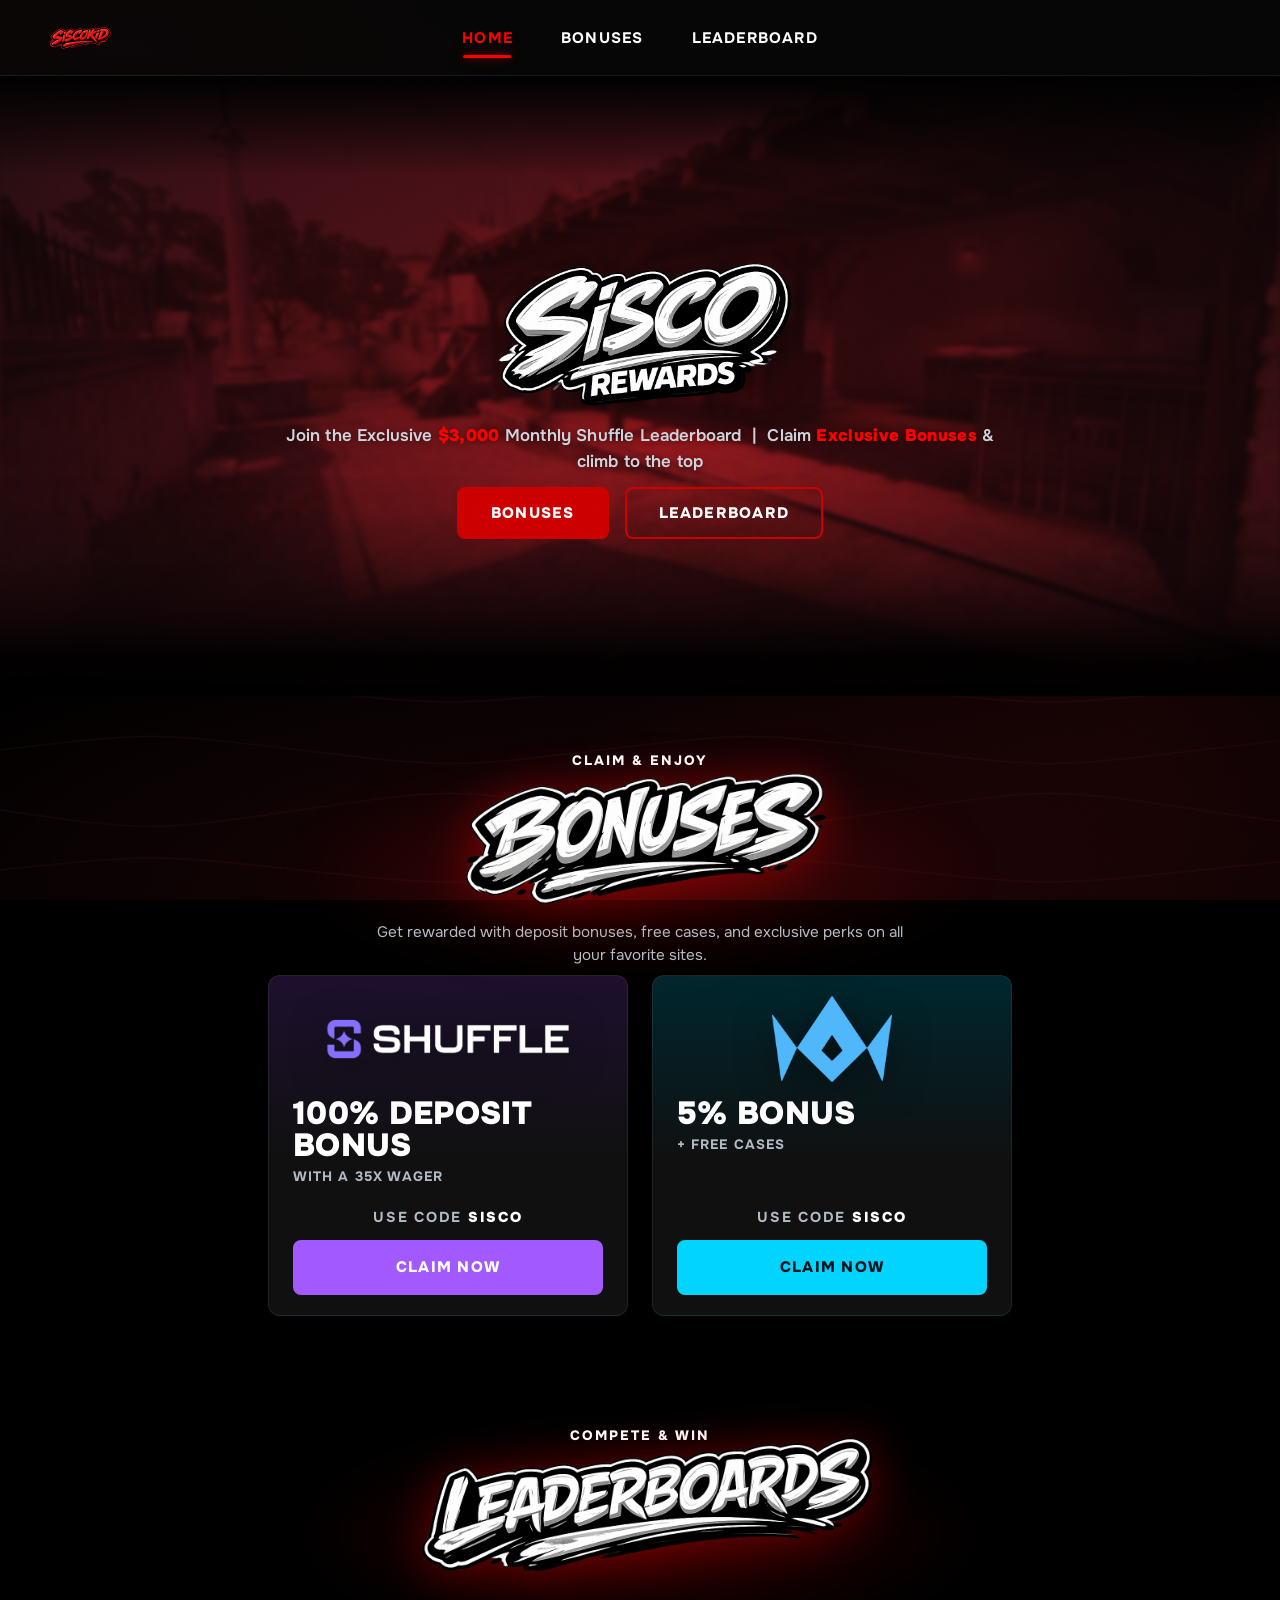
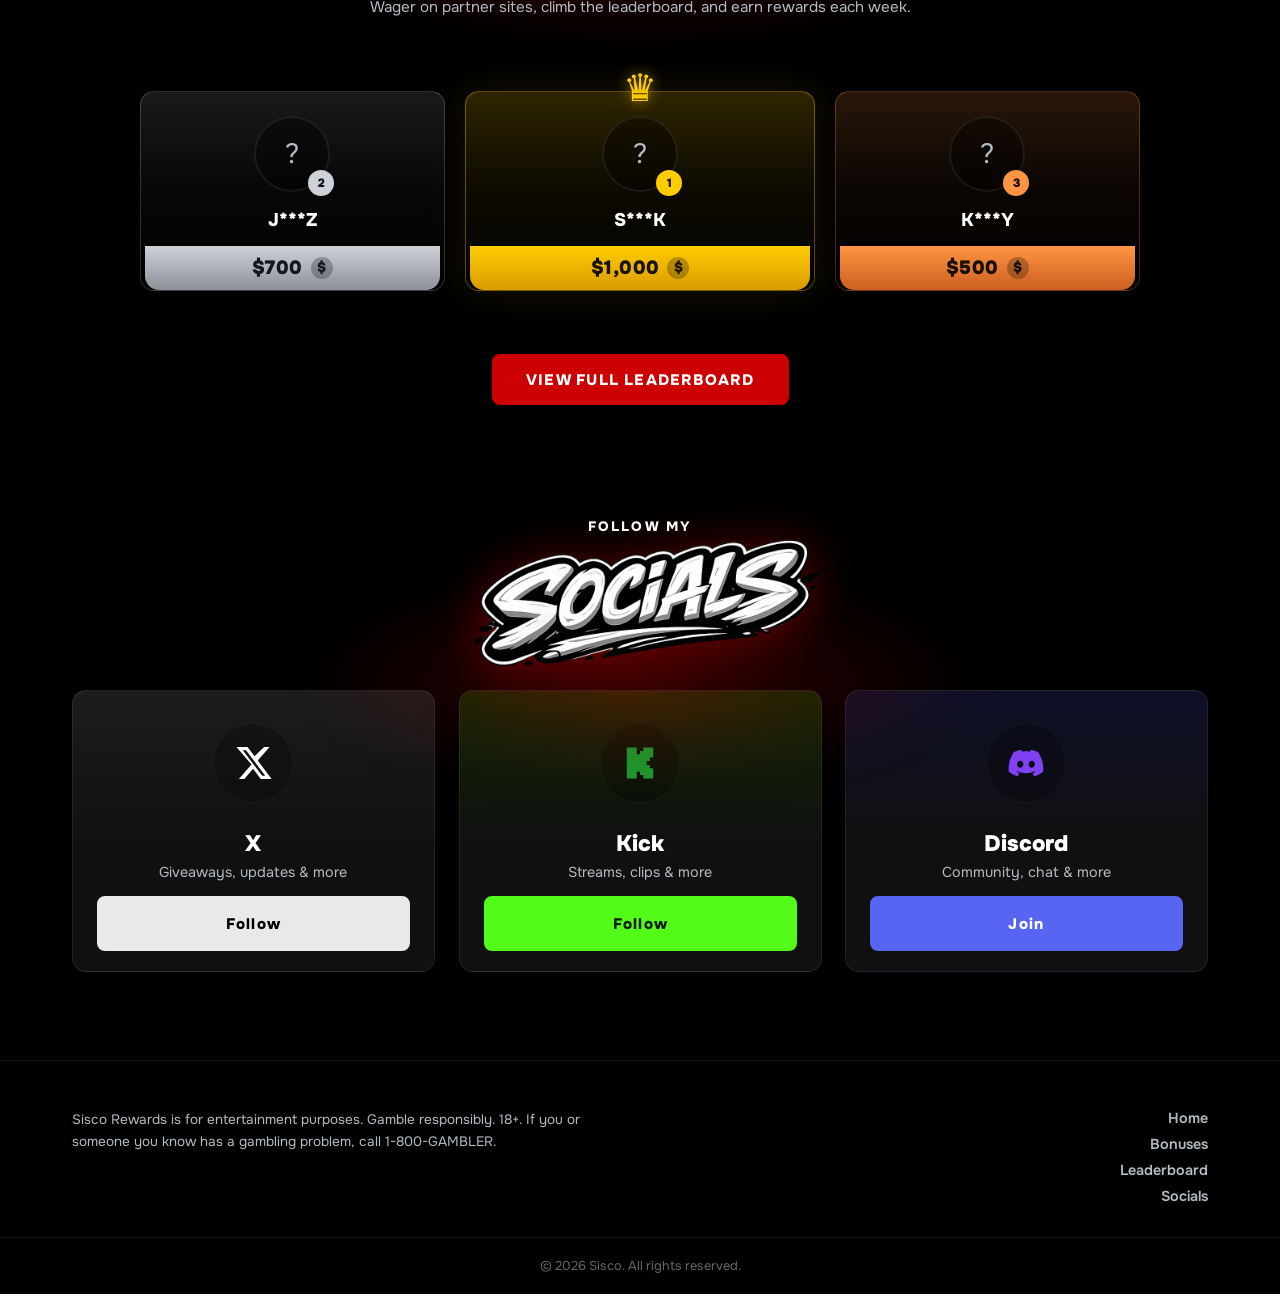
<file: index.html>
<!DOCTYPE html>
<html lang="en">
<head>
  <meta charset="UTF-8" />
  <meta name="viewport" content="width=device-width, initial-scale=1.0" />
  <title>Sisco Rewards — Best Shuffle &amp; LuxDrop Bonuses | Code SISCO</title>
  <meta name="description" content="Get the best rewards on Shuffle and LuxDrop with code SISCO. Claim exclusive deposit bonuses, free cases, and join the $3,000 monthly Shuffle leaderboard." />
  <link rel="icon" type="image/png" href="siscokid.png" />
  <link rel="canonical" href="https://siscorewards.com/" />

  <!-- Open Graph / social share -->
  <meta property="og:type" content="website" />
  <meta property="og:url" content="https://siscorewards.com/" />
  <meta property="og:site_name" content="Sisco Rewards" />
  <meta property="og:title" content="Sisco Rewards — Best Shuffle &amp; LuxDrop Bonuses" />
  <meta property="og:description" content="Best rewards on Shuffle &amp; LuxDrop. Claim exclusive bonuses with code SISCO and compete in the $3,000 monthly Shuffle leaderboard." />
  <meta property="og:image" content="https://siscorewards.com/sisc.png" />

  <!-- X / Twitter card -->
  <meta name="twitter:card" content="summary_large_image" />
  <meta name="twitter:title" content="Sisco Rewards — Best Shuffle &amp; LuxDrop Bonuses" />
  <meta name="twitter:description" content="Best rewards on Shuffle &amp; LuxDrop. Claim exclusive bonuses with code SISCO and compete in the $3,000 monthly Shuffle leaderboard." />
  <meta name="twitter:image" content="https://siscorewards.com/sisc.png" />

  <link rel="preconnect" href="https://fonts.googleapis.com">
  <link rel="preconnect" href="https://fonts.gstatic.com" crossorigin>
  <link href="https://fonts.googleapis.com/css2?family=Onest:wght@400;600;700;800;900&display=swap" rel="stylesheet">
  <link rel="stylesheet" href="styles.css" />
</head>
<body>
  <header class="nav">
    <a href="#home" class="brand">
      <img src="siscokid.png" alt="Sisco" class="brand-logo" />
    </a>

    <nav class="nav-links">
      <a href="#home" class="active">HOME</a>
      <a href="#bonuses">BONUSES</a>
      <a href="leaderboard.html">LEADERBOARD</a>
    </nav>
  </header>

  <main>
    <section id="home" class="banner">
      <img src="csgo_overlay.jpg" alt="" class="banner-overlay" />
      <div class="banner-content">
        <h1 class="sr-only">Sisco Rewards — best rewards on Shuffle &amp; LuxDrop. Claim exclusive bonuses with code SISCO and join the $3,000 monthly Shuffle leaderboard.</h1>
        <img src="sisc.png" alt="Sisco Rewards" class="banner-title" />
        <p class="banner-tagline">
          Join the Exclusive <span class="accent">$3,000</span> Monthly Shuffle Leaderboard &nbsp;|&nbsp;
          Claim <span class="accent">Exclusive Bonuses</span> &amp; climb to the top
        </p>
        <div class="hero-cta">
          <a href="#bonuses" class="btn btn-primary">BONUSES</a>
          <a href="leaderboard.html" class="btn btn-outline">LEADERBOARD</a>
        </div>
      </div>
    </section>

    <section id="bonuses" class="section section-glow">
      <div class="section-head reveal">
        <div class="kicker">CLAIM &amp; ENJOY</div>
        <img src="bonuses.png" alt="Bonuses" class="section-logo" />
        <p class="section-sub">Get rewarded with deposit bonuses, free cases, and exclusive perks on all your favorite sites.</p>
      </div>

      <div class="bonus-grid">
        <article class="bonus-card bonus-shuffle reveal">
          <div class="bonus-art"><img src="shuffle_logo2.webp" alt="Shuffle" /></div>
          <div class="bonus-body">
            <h3 class="bonus-headline">100% DEPOSIT BONUS</h3>
            <div class="bonus-sub">WITH A 35X WAGER</div>
            <div class="bonus-code">USE CODE <strong>SISCO</strong></div>
            <a href="https://shuffle.com/?r=Sisco" target="_blank" rel="noopener noreferrer" class="btn btn-block btn-shuffle">CLAIM NOW</a>
          </div>
        </article>

        <article class="bonus-card bonus-lux reveal">
          <div class="bonus-art"><img src="lux_logo.webp" alt="LuxDrop" /></div>
          <div class="bonus-body">
            <h3 class="bonus-headline">5% BONUS</h3>
            <div class="bonus-sub">+ FREE CASES</div>
            <div class="bonus-code">USE CODE <strong>SISCO</strong></div>
            <a href="https://luxdrop.com/r/sisco" target="_blank" rel="noopener noreferrer" class="btn btn-block btn-lux">CLAIM NOW</a>
          </div>
        </article>
      </div>
    </section>

    <section id="leaderboard" class="section section-glow">
      <div class="section-head reveal">
        <div class="kicker">COMPETE &amp; WIN</div>
        <img src="leaderboards.png" alt="Leaderboards" class="section-logo" />
        <p class="section-sub">Wager on partner sites, climb the leaderboard, and earn rewards each week.</p>
      </div>

      <div class="lb-snippet">
        <div class="lb-podium lb-podium-snippet">
          <div class="lb-place lb-second reveal">
            <div class="lb-avatar"><span>?</span><div class="lb-rank">2</div></div>
            <div class="lb-username">J***Z</div>
            <div class="lb-prize lb-prize-second">$700 <span class="lb-coin">$</span></div>
          </div>

          <div class="lb-place lb-first reveal">
            <div class="lb-crown">♛</div>
            <div class="lb-avatar"><span>?</span><div class="lb-rank">1</div></div>
            <div class="lb-username">S***K</div>
            <div class="lb-prize lb-prize-first">$1,000 <span class="lb-coin">$</span></div>
          </div>

          <div class="lb-place lb-third reveal">
            <div class="lb-avatar"><span>?</span><div class="lb-rank">3</div></div>
            <div class="lb-username">K***Y</div>
            <div class="lb-prize lb-prize-third">$500 <span class="lb-coin">$</span></div>
          </div>
        </div>

        <a href="leaderboard.html" class="btn btn-primary lb-snippet-cta reveal">VIEW FULL LEADERBOARD</a>
      </div>
    </section>

    <section id="socials" class="section section-glow">
      <div class="section-head reveal">
        <div class="kicker">FOLLOW MY</div>
        <img src="socials.png" alt="Socials" class="section-logo" />
      </div>

      <div class="socials-grid">
        <a href="https://x.com/SiscoKid" target="_blank" rel="noopener noreferrer" class="social social-twitter reveal">
          <div class="social-icon"><img src="socmed-tw.svg" alt="X" /></div>
          <div class="social-name">X</div>
          <div class="social-desc">Giveaways, updates &amp; more</div>
          <span class="btn btn-block btn-twitter">Follow</span>
        </a>

        <a href="https://kick.com/siscokid" target="_blank" rel="noopener noreferrer" class="social social-kick reveal">
          <div class="social-icon"><img src="socmed-kick.svg" alt="Kick" /></div>
          <div class="social-name">Kick</div>
          <div class="social-desc">Streams, clips &amp; more</div>
          <span class="btn btn-block btn-kick">Follow</span>
        </a>

        <a href="https://discord.gg/sisco" target="_blank" rel="noopener noreferrer" class="social social-discord reveal">
          <div class="social-icon"><img src="socmed-discord.svg" alt="Discord" /></div>
          <div class="social-name">Discord</div>
          <div class="social-desc">Community, chat &amp; more</div>
          <span class="btn btn-block btn-discord">Join</span>
        </a>
      </div>
    </section>

    <footer class="footer">
      <div class="footer-inner reveal">
        <div class="footer-brand">
          <p class="footer-disclaimer">Sisco Rewards is for entertainment purposes. Gamble responsibly. 18+. If you or someone you know has a gambling problem, call 1-800-GAMBLER.</p>
        </div>

        <div class="footer-links">
          <a href="#home">Home</a>
          <a href="#bonuses">Bonuses</a>
          <a href="leaderboard.html">Leaderboard</a>
          <a href="#socials">Socials</a>
        </div>
      </div>
      <div class="footer-bottom">
        &copy; 2026 Sisco. All rights reserved.
      </div>
    </footer>
  </main>

  <script>
    const revealObserver = new IntersectionObserver((entries) => {
      entries.forEach(entry => {
        if (entry.isIntersecting) {
          entry.target.classList.add('is-visible');
          revealObserver.unobserve(entry.target);
        }
      });
    }, { threshold: 0.12, rootMargin: '0px 0px -40px 0px' });
    document.querySelectorAll('.reveal').forEach(el => revealObserver.observe(el));
  </script>
</body>
</html>
</file>
<file: styles.css>
:root {
  --bg: #000000;
  --bg-nav: #0a0a0a;
  --bg-card: #101010;
  --bg-elev: #161616;
  --red: #FF0000;
  --red-dark: #CC0000;
  --text: #ffffff;
  --text-dim: #B3BBC4;
  --border: rgba(255, 255, 255, 0.08);
  --border-strong: rgba(255, 255, 255, 0.14);

  --twitter: #e7e9ea;
  --kick:    #53fc18;
  --discord: #5865f2;

  --shuffle: #a259ff;
  --lux:     #00d4ff;
}

* { box-sizing: border-box; margin: 0; padding: 0; }

html, body {
  background: var(--bg);
  color: var(--text);
  font-family: "Onest", -apple-system, BlinkMacSystemFont, "Segoe UI", Roboto, sans-serif;
  scroll-behavior: smooth;
}

body {
  background-image:
    radial-gradient(ellipse 110% 55% at 50% 100%, rgba(95, 12, 18, 0.30), transparent 60%),
    radial-gradient(circle 720px at 10% 18%, rgba(120, 16, 22, 0.22), transparent 65%),
    radial-gradient(circle 820px at 90% 78%, rgba(95, 10, 16, 0.20), transparent 70%),
    url("data:image/svg+xml,<svg xmlns='http://www.w3.org/2000/svg' width='600' height='180'><g fill='none' stroke='%23ff5a5a' stroke-opacity='0.05' stroke-width='1.5'><path d='M0 30 C150 12 150 12 300 30 C450 48 450 48 600 30'/><path d='M0 90 C150 112 150 112 300 90 C450 68 450 68 600 90'/><path d='M0 150 C150 134 150 134 300 150 C450 166 450 166 600 150'/></g></svg>");
  background-attachment: fixed;
  background-repeat: no-repeat, no-repeat, no-repeat, repeat;
  background-size: auto, auto, auto, 600px 180px;
}

/* Film grain overlay — subtle noise across the entire viewport */
body::before {
  content: "";
  position: fixed;
  inset: 0;
  z-index: 9999;
  pointer-events: none;
  opacity: 0.15;
  mix-blend-mode: overlay;
  background-image: url("data:image/svg+xml,%3Csvg xmlns='http://www.w3.org/2000/svg' width='240' height='240'%3E%3Cfilter id='n'%3E%3CfeTurbulence type='fractalNoise' baseFrequency='0.85' numOctaves='2' stitchTiles='stitch'/%3E%3C/filter%3E%3Crect width='100%25' height='100%25' filter='url(%23n)'/%3E%3C/svg%3E");
  background-size: 240px 240px;
}

a { color: inherit; text-decoration: none; }

/* Visually hidden, but readable by search engines & screen readers */
.sr-only {
  position: absolute;
  width: 1px;
  height: 1px;
  padding: 0;
  margin: -1px;
  overflow: hidden;
  clip: rect(0, 0, 0, 0);
  white-space: nowrap;
  border: 0;
}

/* ---------- NAV ---------- */
.nav {
  position: sticky;
  top: 0;
  z-index: 10;
  display: flex;
  align-items: center;
  justify-content: space-between;
  padding: 0.35rem 2rem;
  background: rgba(8, 8, 8, 0.72);
  backdrop-filter: blur(12px);
  -webkit-backdrop-filter: blur(12px);
  border-bottom: 1px solid var(--border);
}

.brand { display: flex; align-items: center; }
.brand-logo { height: 64px; width: auto; display: block; }

.nav-links {
  position: absolute;
  left: 50%;
  top: 50%;
  transform: translate(-50%, -50%);
  display: flex;
  gap: 3rem;
}

.nav-links a {
  position: relative;
  color: #ffffff;
  font-weight: 700;
  font-size: 0.95rem;
  letter-spacing: 0.08em;
  transition: color 0.2s ease;
}

.nav-links a:hover,
.nav-links a.active { color: var(--red); }

.nav-links a::after {
  content: "";
  position: absolute;
  left: 50%;
  bottom: -10px;
  height: 3px;
  width: 100%;
  max-width: 48px;
  background: var(--red);
  border-radius: 2px;
  transform: translateX(-50%) scaleX(0);
  transform-origin: center;
  transition: transform 0.3s cubic-bezier(.2, .8, .2, 1);
  box-shadow: 0 0 10px rgba(255, 0, 0, 0.55);
  pointer-events: none;
}
.nav-links a:hover::after { transform: translateX(-50%) scaleX(0.55); }
.nav-links a.active::after {
  transform: translateX(-50%) scaleX(1);
  animation: nav-underline-in 0.55s cubic-bezier(.2, .8, .2, 1);
}
@keyframes nav-underline-in {
  from { transform: translateX(-50%) scaleX(0); }
  to   { transform: translateX(-50%) scaleX(1); }
}

/* ---------- SCROLL REVEAL ---------- */
.reveal {
  opacity: 0;
  transform: translateY(16px);
  transition: opacity 0.6s ease, transform 0.6s cubic-bezier(.2, .8, .2, 1);
  will-change: opacity, transform;
}
.reveal.is-visible {
  opacity: 1;
  transform: translateY(0);
}
.bonus-grid > .reveal:nth-child(2),
.socials-grid > .reveal:nth-child(2),
.lb-podium > .reveal:nth-child(2) { transition-delay: 0.08s; }
.bonus-grid > .reveal:nth-child(3),
.socials-grid > .reveal:nth-child(3),
.lb-podium > .reveal:nth-child(3) { transition-delay: 0.16s; }

@media (prefers-reduced-motion: reduce) {
  .reveal { opacity: 1; transform: none; transition: none; }
  .nav-links a.active::after { animation: none; }
  .section-head::before { animation: none; }
  .banner-title, .banner-tagline, .hero-cta { animation: none; opacity: 1; transform: none; }
  .banner-title { transform: translateY(-50px); }
  .banner-overlay { animation: none; }
  .btn-primary::after { display: none; animation: none; }
}

/* ---------- BANNER ---------- */
main { padding: 0; }

.banner {
  position: relative;
  display: flex;
  align-items: center;
  justify-content: center;
  width: 100%;
  height: 620px;
  overflow: hidden;
  background:
    radial-gradient(ellipse 65% 90% at 50% 60%,
      rgba(140, 22, 30, 0.55) 0%,
      rgba(90, 14, 20, 0.35) 50%,
      rgba(0, 0, 0, 0) 90%),
    #220a0e;
}

.banner-overlay {
  position: absolute;
  inset: 0;
  width: 100%;
  height: 100%;
  object-fit: cover;
  opacity: 0.6;
  mix-blend-mode: overlay;
  pointer-events: none;
  filter: blur(2px);
  animation: hero-pan 32s ease-in-out infinite alternate;
}

@keyframes hero-pan {
  from { transform: scale(1) translate(0, 0); }
  to   { transform: scale(1.08) translate(-1.5%, -1%); }
}

.banner::before,
.banner::after {
  content: "";
  position: absolute;
  left: 0;
  right: 0;
  pointer-events: none;
  z-index: 1;
}

.banner::before {
  top: 0;
  height: 100px;
  background: linear-gradient(180deg, #000 0%, rgba(0, 0, 0, 0.6) 40%, rgba(0, 0, 0, 0) 100%);
}

.banner::after {
  bottom: 0;
  height: 220px;
  background: linear-gradient(
    0deg,
    #000 0%,
    rgba(0, 0, 0, 0.92) 18%,
    rgba(15, 4, 6, 0.75) 38%,
    rgba(22, 8, 10, 0.4) 62%,
    rgba(22, 8, 10, 0.1) 85%,
    rgba(0, 0, 0, 0) 100%
  );
}

.banner-content {
  position: relative;
  z-index: 2;
  display: flex;
  flex-direction: column;
  align-items: center;
  gap: 0.1rem;
  max-width: 95%;
  text-align: center;
  margin-top: 0;
}

.banner-title {
  max-width: 100%;
  height: clamp(260px, 36vh, 380px);
  width: auto;
  object-fit: contain;
  filter: drop-shadow(0 4px 18px rgba(0, 0, 0, 0.6));
  transform: translateY(-50px);
  animation: hero-fade 0.7s ease 0.1s both, logo-float 6s ease-in-out 1s infinite;
}

@keyframes hero-fade {
  from { opacity: 0; }
  to   { opacity: 1; }
}
@keyframes logo-float {
  0%, 100% { transform: translateY(-50px); }
  50%      { transform: translateY(-60px); }
}

.banner-tagline {
  font-size: clamp(0.85rem, 1.35vw, 1.05rem);
  font-weight: 600;
  color: #cdd2da;
  max-width: 720px;
  line-height: 1.5;
  letter-spacing: 0.01em;
  text-shadow: 0 1px 6px rgba(0, 0, 0, 0.5);
  margin-top: -8.5rem;
  animation: hero-in 0.7s cubic-bezier(.2, .8, .2, 1) 0.3s both;
}

.banner-tagline .accent {
  color: var(--red);
  font-weight: 900;
  letter-spacing: 0.02em;
}

/* ---------- BUTTONS ---------- */
.btn {
  display: inline-flex;
  align-items: center;
  justify-content: center;
  padding: 0.85rem 2rem;
  border-radius: 8px;
  font-weight: 800;
  font-size: 0.95rem;
  letter-spacing: 0.08em;
  cursor: pointer;
  border: 2px solid transparent;
  transition: filter 0.2s ease, background 0.2s ease, transform 0.2s ease, border-color 0.2s ease;
}

.btn-primary {
  position: relative;
  overflow: hidden;
  background: var(--red-dark);
  color: #fff;
  border-color: var(--red-dark);
}
.btn-primary:hover { background: var(--red); border-color: var(--red); transform: translateY(-1px); }
.btn-primary::after {
  content: "";
  position: absolute;
  top: 0;
  left: -75%;
  width: 50%;
  height: 100%;
  background: linear-gradient(120deg, transparent 0%, rgba(255, 255, 255, 0.35) 50%, transparent 100%);
  transform: skewX(-20deg);
  pointer-events: none;
  animation: btn-shine 4.5s ease-in-out infinite;
}
@keyframes btn-shine {
  0%        { left: -75%; }
  35%, 100% { left: 130%; }
}

.btn-outline {
  background: transparent;
  color: #fff;
  border-color: var(--red-dark);
}
.btn-outline:hover { background: var(--red-dark); transform: translateY(-1px); }

.btn-block { width: 100%; padding: 0.95rem 1.5rem; }

.btn-shuffle { background: var(--shuffle); color: #fff;    border-color: var(--shuffle); }
.btn-lux     { background: var(--lux);     color: #001318; border-color: var(--lux); }
.btn-twitter { background: var(--twitter); color: #000;    border-color: var(--twitter); }
.btn-kick    { background: var(--kick);    color: #001a00; border-color: var(--kick); }
.btn-discord { background: var(--discord); color: #fff;    border-color: var(--discord); }
.btn-shuffle:hover, .btn-lux:hover,
.btn-twitter:hover, .btn-kick:hover, .btn-discord:hover { filter: brightness(1.1); transform: translateY(-1px); }

/* ---------- HERO CTA ---------- */
.hero-cta {
  display: flex;
  gap: 1rem;
  justify-content: center;
  padding: 0;
  margin-top: 0.75rem;
  animation: hero-in 0.7s cubic-bezier(.2, .8, .2, 1) 0.45s both;
}

@keyframes hero-in {
  from { opacity: 0; transform: translateY(22px); }
  to   { opacity: 1; transform: translateY(0); }
}

/* ---------- SCROLL INDICATOR ---------- */
.scroll-indicator {
  display: flex;
  flex-direction: column;
  align-items: center;
  gap: 0.25rem;
  padding: 0.15rem;
  opacity: 0.7;
  transition: opacity 0.2s ease;
}
.scroll-indicator:hover { opacity: 1; }

.mouse {
  width: 22px;
  height: 36px;
  border: 2px solid rgba(255, 255, 255, 0.6);
  border-radius: 12px;
  display: flex;
  justify-content: center;
  padding-top: 6px;
}
.dot {
  width: 3px;
  height: 8px;
  background: #fff;
  border-radius: 2px;
  animation: scroll-dot 1.6s ease-in-out infinite;
}
@keyframes scroll-dot {
  0%   { transform: translateY(0); opacity: 1; }
  60%  { transform: translateY(10px); opacity: 0; }
  100% { transform: translateY(0); opacity: 1; }
}
.chevron {
  width: 10px;
  height: 10px;
  border-right: 2px solid rgba(255, 255, 255, 0.6);
  border-bottom: 2px solid rgba(255, 255, 255, 0.6);
  transform: rotate(45deg);
  margin-top: 2px;
}

/* ---------- SECTIONS ---------- */
.section {
  max-width: 1200px;
  margin: 0 auto;
  padding: 3.5rem 2rem;
  position: relative;
}

.section-glow {
  isolation: isolate;
}

.section-head {
  text-align: center;
  margin-bottom: 0.5rem;
  position: relative;
  z-index: 1;
}

/* Red glow halo behind big section titles */
.section-head::before {
  content: "";
  position: absolute;
  top: 50%;
  left: 50%;
  transform: translate(-50%, -45%);
  width: min(700px, 80%);
  height: 220px;
  background: radial-gradient(ellipse at center,
    rgba(255, 0, 0, 0.25) 0%,
    rgba(204, 0, 0, 0.12) 35%,
    rgba(204, 0, 0, 0) 70%);
  z-index: -1;
  pointer-events: none;
  filter: blur(20px);
  animation: glow-pulse 5s ease-in-out infinite;
}

@keyframes glow-pulse {
  0%, 100% { opacity: 0.7; transform: translate(-50%, -45%) scale(1); }
  50%      { opacity: 1; transform: translate(-50%, -45%) scale(1.1); }
}

.kicker {
  font-weight: 800;
  font-size: 0.85rem;
  letter-spacing: 0.15em;
  color: #ffffff;
  text-transform: uppercase;
  margin-bottom: 0.4rem;
}

.section-logo {
  max-width: 620px;
  width: 80%;
  height: auto;
  display: block;
  margin: -8.5rem auto -8.5rem;
  pointer-events: none;
  filter: drop-shadow(0 4px 24px rgba(255, 0, 0, 0.35));
}

.section-title {
  font-size: clamp(2.75rem, 7vw, 5.5rem);
  font-weight: 900;
  line-height: 1;
  letter-spacing: 0.01em;
  color: var(--red);
  text-shadow: 0 0 30px rgba(255, 0, 0, 0.4);
  margin-bottom: 1rem;
}
.section-title span { color: var(--red); }

.section-title-solid { color: var(--red); }

.section-sub {
  color: var(--text-dim);
  font-size: 0.95rem;
  max-width: 560px;
  margin: 0.25rem auto 0;
  line-height: 1.5;
}

/* ---------- PARTNERS ---------- */
.partners {
  display: grid;
  grid-template-columns: repeat(3, 1fr);
  gap: 1rem;
  margin-bottom: 1.25rem;
}

.partner {
  display: flex;
  align-items: center;
  justify-content: center;
  padding: 1.25rem 1.5rem;
  background: linear-gradient(180deg, rgba(255,255,255,0.02), rgba(255,255,255,0));
  border: 1px solid var(--border);
  border-radius: 10px;
  transition: transform 0.2s ease, border-color 0.2s ease, box-shadow 0.2s ease;
}
.partner img { height: 36px; width: auto; display: block; max-width: 100%; }

.partner-shuffle { background: linear-gradient(180deg, rgba(162,89,255,0.10), rgba(162,89,255,0)); }
.partner-lux     { background: linear-gradient(180deg, rgba(0,212,255,0.10), rgba(0,212,255,0)); }

.partner-shuffle:hover { border-color: var(--shuffle); box-shadow: 0 8px 30px rgba(162,89,255,0.18); transform: translateY(-2px); }
.partner-lux:hover     { border-color: var(--lux);     box-shadow: 0 8px 30px rgba(0,212,255,0.18); transform: translateY(-2px); }

/* ---------- BONUS CARDS ---------- */
.bonus-grid {
  display: grid;
  grid-template-columns: repeat(2, minmax(0, 360px));
  gap: 1.5rem;
  justify-content: center;
}

.bonus-card {
  background: var(--bg-card);
  border: 1px solid var(--border);
  border-radius: 12px;
  overflow: hidden;
  display: flex;
  flex-direction: column;
  transition: transform 0.25s ease, border-color 0.25s ease, box-shadow 0.25s ease;
}

.bonus-shuffle { background: linear-gradient(180deg, rgba(162,89,255,0.18) 0%, var(--bg-card) 55%); }
.bonus-lux     { background: linear-gradient(180deg, rgba(0,212,255,0.18) 0%, var(--bg-card) 55%); }

.bonus-shuffle:hover { border-color: var(--shuffle); box-shadow: 0 14px 40px rgba(162,89,255,0.22); transform: translateY(-4px); }
.bonus-lux:hover     { border-color: var(--lux);     box-shadow: 0 14px 40px rgba(0,212,255,0.22); transform: translateY(-4px); }

.bonus-art {
  display: flex;
  align-items: center;
  justify-content: center;
  padding: 1.25rem 1.5rem 0.25rem;
  height: 110px;
}
.bonus-art img {
  max-height: 100%;
  max-width: 80%;
  object-fit: contain;
  filter: drop-shadow(0 8px 18px rgba(0, 0, 0, 0.5));
  transition: transform 0.25s ease;
}
.bonus-card:hover .bonus-art img { transform: scale(1.07); }

.bonus-body {
  padding: 0.75rem 1.5rem 1.25rem;
  display: flex;
  flex-direction: column;
  align-items: stretch;
  flex: 1;
  gap: 0.4rem;
  text-align: left;
}

.bonus-headline {
  font-size: 2rem;
  font-weight: 900;
  line-height: 1;
  letter-spacing: 0.01em;
  color: #fff;
}

.bonus-sub {
  font-size: 0.85rem;
  font-weight: 700;
  letter-spacing: 0.08em;
  color: var(--text-dim);
  margin-bottom: 0.5rem;
}

.bonus-code {
  text-align: center;
  font-size: 0.9rem;
  letter-spacing: 0.12em;
  color: var(--text-dim);
  padding: 0.5rem 0;
  font-weight: 700;
  margin-top: auto;
}
.bonus-code strong { color: #fff; font-weight: 900; }

/* ---------- LEADERBOARD SNIPPET (HOME) ---------- */
.lb-snippet {
  text-align: center;
}

.lb-podium-snippet .lb-place {
  padding-top: 1.5rem;
}

.lb-podium-snippet .lb-prize {
  margin: 0.5rem -1rem 0;
  font-size: 1.2rem;
  padding: 0.6rem 1rem;
}

.lb-snippet-cta {
  margin-top: 1.5rem;
}

.lb-page-top { padding-top: 6rem; }

/* ---------- LEADERBOARD ---------- */
.lb-switch-label {
  text-align: center;
  letter-spacing: 0.15em;
  font-weight: 800;
  font-size: 0.8rem;
  color: var(--text-dim);
  margin-bottom: 0.85rem;
}

.lb-tabs {
  display: flex;
  justify-content: center;
  gap: 0.75rem;
  flex-wrap: wrap;
  margin-bottom: 0.75rem;
}

.lb-tab {
  background: var(--bg-card);
  border: 1px solid var(--border);
  border-radius: 10px;
  padding: 0.85rem 1.5rem;
  cursor: pointer;
  min-width: 130px;
  display: flex;
  align-items: center;
  justify-content: center;
  opacity: 0.55;
  transition: opacity 0.2s ease, border-color 0.2s ease, background 0.2s ease, transform 0.2s ease, box-shadow 0.2s ease;
}
.lb-tab img { height: 26px; width: auto; max-width: 100%; display: block; }
.lb-tab:hover { opacity: 0.85; transform: translateY(-1px); }

.lb-tab.active { opacity: 1; }
.lb-tab-shuffle.active { border-color: var(--shuffle); background: linear-gradient(180deg, rgba(162,89,255,0.18), var(--bg-card)); box-shadow: 0 8px 24px rgba(162,89,255,0.18); }
.lb-tab-lux.active     { border-color: var(--lux);     background: linear-gradient(180deg, rgba(0,212,255,0.18), var(--bg-card));  box-shadow: 0 8px 24px rgba(0,212,255,0.18); }

.lb-disclaimer {
  text-align: center;
  font-size: 0.75rem;
  letter-spacing: 0.12em;
  color: var(--text-dim);
  margin-bottom: 1.5rem;
}

.lb-panel { display: none; opacity: 0; }
.lb-panel.active { display: block; animation: fadeInPanel 0.4s ease forwards; }

@keyframes fadeInPanel {
  from { opacity: 0; transform: translateY(10px); }
  to   { opacity: 1; transform: translateY(0); }
}

/* Podium */
.lb-podium {
  display: grid;
  grid-template-columns: 1fr 1.15fr 1fr;
  gap: 1.25rem;
  align-items: end;
  max-width: 1000px;
  margin: 4.5rem auto 2.5rem;
}

.lb-place {
  position: relative;
  background: linear-gradient(180deg, rgba(255,255,255,0.04), rgba(255,255,255,0));
  border: 1px solid var(--border);
  border-radius: 14px;
  padding: 3rem 1.25rem 0;
  text-align: center;
}

.lb-first {
  background: linear-gradient(180deg, rgba(255, 200, 0, 0.18) 0%, rgba(255, 200, 0, 0.05) 50%, transparent 100%);
  border-color: rgba(255, 200, 0, 0.35);
  box-shadow: 0 0 40px rgba(255, 200, 0, 0.10);
  transform: translateY(-2.5rem);
}

.lb-second {
  background: linear-gradient(180deg, rgba(180, 180, 200, 0.14) 0%, rgba(180,180,200,0.04) 50%, transparent 100%);
  border-color: rgba(180, 180, 200, 0.25);
}

.lb-third {
  background: linear-gradient(180deg, rgba(255, 140, 60, 0.16) 0%, rgba(255, 140, 60, 0.04) 50%, transparent 100%);
  border-color: rgba(255, 140, 60, 0.28);
}

.lb-crown {
  position: absolute;
  top: -22px;
  left: 50%;
  transform: translateX(-50%);
  font-size: 2.4rem;
  line-height: 1;
  color: #ffcc00;
  text-shadow: 0 0 14px rgba(255, 200, 0, 0.7);
  z-index: 2;
}

.lb-avatar {
  position: relative;
  width: 76px;
  height: 76px;
  border-radius: 50%;
  background: rgba(0,0,0,0.4);
  border: 2px solid var(--border);
  display: flex;
  align-items: center;
  justify-content: center;
  margin: 0 auto 1rem;
  font-size: 1.75rem;
  color: var(--text-dim);
}
.lb-rank {
  position: absolute;
  bottom: -6px;
  right: -6px;
  width: 26px;
  height: 26px;
  border-radius: 50%;
  background: #1a1a1a;
  border: 2px solid var(--border);
  display: flex;
  align-items: center;
  justify-content: center;
  font-size: 0.75rem;
  font-weight: 900;
  color: #fff;
}
.lb-first .lb-rank   { background: #ffcc00; color: #1a1300; border-color: #ffcc00; }
.lb-second .lb-rank  { background: #cfd1d8; color: #14161c; border-color: #cfd1d8; }
.lb-third .lb-rank   { background: #ff9544; color: #1a0f04; border-color: #ff9544; }

.lb-username {
  font-weight: 800;
  font-size: 1.15rem;
  margin-bottom: 0.85rem;
}

.lb-wagered-label {
  font-size: 0.72rem;
  letter-spacing: 0.12em;
  color: var(--text-dim);
  margin-bottom: 0.2rem;
}

.lb-wagered {
  font-weight: 700;
  font-size: 1.1rem;
  margin-bottom: 1.75rem;
}
.lb-wagered span { color: var(--text-dim); font-size: 0.85em; }

.lb-prize {
  margin: 0 -1.25rem;
  padding: 0.9rem 1rem;
  font-weight: 900;
  font-size: 1.55rem;
  letter-spacing: 0.02em;
  position: relative;
  display: flex;
  align-items: center;
  justify-content: center;
  gap: 0.5rem;
  border-radius: 0 0 14px 14px;
}
.lb-prize-first  { background: linear-gradient(180deg, #ffcc00, #d99c00); color: #1a1300; }
.lb-prize-second { background: linear-gradient(180deg, #cfd1d8, #8e909a); color: #14161c; }
.lb-prize-third  { background: linear-gradient(180deg, #ff9544, #cc5e20); color: #1a0f04; }

.lb-coin {
  display: inline-flex;
  align-items: center;
  justify-content: center;
  width: 22px;
  height: 22px;
  border-radius: 50%;
  background: rgba(0,0,0,0.25);
  font-size: 0.85rem;
}

/* Countdown */
.lb-countdown-wrap {
  text-align: center;
  max-width: 720px;
  margin: 0 auto 2rem;
  padding: 1.5rem 1rem;
  border-top: 1px dashed var(--border);
  border-bottom: 1px dashed var(--border);
}

.lb-clock-icon {
  font-size: 1.4rem;
  color: var(--red);
  margin-bottom: 0.4rem;
}

.lb-countdown-label {
  font-weight: 900;
  letter-spacing: 0.12em;
  color: #fff;
  margin-bottom: 0.35rem;
  font-size: 0.95rem;
}

.lb-countdown-note,
.lb-announce-note {
  color: var(--text-dim);
  font-size: 0.75rem;
  letter-spacing: 0.1em;
  text-transform: uppercase;
}
.lb-announce-note { margin-top: 1rem; }

.lb-countdown {
  display: flex;
  justify-content: center;
  gap: 1.25rem;
  margin: 1rem 0 0;
}

.lb-time {
  display: flex;
  flex-direction: column;
  align-items: center;
  min-width: 56px;
}
.lb-time strong {
  font-size: 1.5rem;
  font-weight: 900;
  color: var(--red);
  letter-spacing: 0.02em;
  font-variant-numeric: tabular-nums;
}
.lb-time span {
  font-size: 0.7rem;
  letter-spacing: 0.15em;
  color: var(--text-dim);
  margin-top: 0.15rem;
}

/* Challengers */
.lb-challengers {
  background: var(--bg-card);
  border: 1px solid var(--border);
  border-radius: 12px;
  padding: 1.25rem 1.25rem 0.75rem;
}

.lb-challengers-title {
  font-weight: 900;
  letter-spacing: 0.06em;
  font-size: 1.1rem;
  margin-bottom: 0.75rem;
}

.lb-table-wrap { overflow-x: auto; }

.lb-table {
  width: 100%;
  border-collapse: collapse;
  font-size: 0.95rem;
}
.lb-table th {
  text-align: left;
  font-size: 0.7rem;
  letter-spacing: 0.12em;
  color: var(--text-dim);
  font-weight: 700;
  padding: 0.6rem 0.75rem;
  border-bottom: 1px solid var(--border);
}
.lb-table th.num { text-align: right; }
.lb-table td {
  padding: 0.85rem 0.75rem;
  border-bottom: 1px solid rgba(255,255,255,0.04);
  vertical-align: middle;
}
.lb-table tr:last-child td { border-bottom: none; }
.lb-table tr { background: rgba(255,255,255,0.015); }
.lb-table tr:hover { background: rgba(255,255,255,0.04); }
.lb-table td.num { text-align: right; font-variant-numeric: tabular-nums; }
.lb-table .cents { color: var(--text-dim); font-size: 0.85em; }
.lb-table .lb-prize-amt { color: #4ade80; font-weight: 700; }

.lb-mini-avatar {
  display: inline-flex;
  align-items: center;
  justify-content: center;
  width: 28px;
  height: 28px;
  border-radius: 50%;
  background: rgba(0,0,0,0.35);
  border: 1px solid var(--border);
  margin-right: 0.6rem;
  color: var(--text-dim);
  font-size: 0.8rem;
  vertical-align: middle;
}

/* Coming Soon */
.lb-coming-soon {
  text-align: center;
  padding: 4rem 1rem;
  background: var(--bg-card);
  border: 1px solid var(--border);
  border-radius: 12px;
}
.lb-coming-soon img {
  height: 56px;
  width: auto;
  margin-bottom: 1.25rem;
  opacity: 0.85;
}
.lb-coming-soon h3 {
  font-size: 1.6rem;
  font-weight: 900;
  letter-spacing: 0.05em;
  color: #fff;
  margin-bottom: 0.5rem;
}
.lb-coming-soon p {
  color: var(--text-dim);
  font-size: 0.95rem;
}

/* ---------- LEADERBOARD STATUS ---------- */
.leaderboard-status {
  display: flex;
  align-items: center;
  justify-content: center;
  gap: 0.6rem;
  padding: 1.25rem 1.5rem;
  background: var(--bg-card);
  border: 1px solid var(--border);
  border-radius: 10px;
  color: var(--text-dim);
  font-size: 0.95rem;
  max-width: 520px;
  margin: 0 auto;
}

.status-dot {
  width: 9px;
  height: 9px;
  border-radius: 50%;
  background: var(--red);
  box-shadow: 0 0 8px var(--red);
  animation: pulse 1.6s ease-in-out infinite;
}
@keyframes pulse {
  0%, 100% { opacity: 1; }
  50%      { opacity: 0.35; }
}

/* ---------- SOCIALS ---------- */
.socials-grid {
  display: grid;
  grid-template-columns: repeat(3, 1fr);
  gap: 1.5rem;
}

.social {
  display: flex;
  flex-direction: column;
  align-items: center;
  text-align: center;
  gap: 0.35rem;
  padding: 1.5rem 1.5rem 1.25rem;
  background: var(--bg-card);
  border: 1px solid var(--border);
  border-radius: 14px;
  transition: transform 0.25s ease, border-color 0.25s ease, box-shadow 0.25s ease;
}

.social-twitter { background: linear-gradient(180deg, rgba(231,233,234,0.12) 0%, var(--bg-card) 55%); }
.social-kick    { background: linear-gradient(180deg, rgba(83,252,24,0.16) 0%, var(--bg-card) 55%); }
.social-discord { background: linear-gradient(180deg, rgba(88,101,242,0.16) 0%, var(--bg-card) 55%); }

.social-twitter:hover { border-color: var(--twitter); box-shadow: 0 14px 40px rgba(231,233,234,0.18); transform: translateY(-4px); }
.social-kick:hover    { border-color: var(--kick);    box-shadow: 0 14px 40px rgba(83,252,24,0.22);  transform: translateY(-4px); }
.social-discord:hover { border-color: var(--discord); box-shadow: 0 14px 40px rgba(88,101,242,0.22); transform: translateY(-4px); }

.social-icon {
  display: flex;
  align-items: center;
  justify-content: center;
  margin-bottom: 0.75rem;
}
.social-icon img { width: 96px; height: 96px; display: block; }

.social-name {
  font-weight: 900;
  font-size: 1.4rem;
  color: #fff;
}

.social-desc {
  color: var(--text-dim);
  font-size: 0.9rem;
  margin-bottom: 0.6rem;
}

/* ---------- FOOTER ---------- */
.footer {
  border-top: 1px solid var(--border);
  background: rgba(0, 0, 0, 0.25);
  margin-top: 2rem;
}

.footer-inner {
  max-width: 1200px;
  margin: 0 auto;
  padding: 3rem 2rem 2rem;
  display: grid;
  grid-template-columns: 2fr 1fr;
  gap: 2rem;
  align-items: start;
}

.footer-logo {
  height: 56px;
  width: auto;
  margin-bottom: 1rem;
}

.footer-disclaimer {
  color: var(--text-dim);
  font-size: 0.85rem;
  line-height: 1.6;
  max-width: 540px;
}

.footer-links {
  display: flex;
  flex-direction: column;
  gap: 0.5rem;
  align-items: flex-end;
}
.footer-links a {
  color: var(--text-dim);
  font-size: 0.9rem;
  font-weight: 600;
  transition: color 0.2s ease;
}
.footer-links a:hover { color: var(--red); }

.footer-bottom {
  text-align: center;
  padding: 1.25rem 2rem;
  color: #666;
  font-size: 0.8rem;
  border-top: 1px solid var(--border);
}

/* ---------- RESPONSIVE ---------- */
@media (max-width: 900px) {
  .partners,
  .bonus-grid,
  .socials-grid { grid-template-columns: 1fr; }

  .lb-podium {
    grid-template-columns: 1fr;
    max-width: 420px;
    gap: 0.75rem;
  }
  .lb-countdown { gap: 0.65rem; flex-wrap: wrap; }
  .lb-tab { min-width: 100px; padding: 0.7rem 1rem; }

  .section { padding: 2.75rem 1.25rem; }
  .section-logo { margin: -5rem auto -5rem; }
}

@media (max-width: 768px) {
  /* Nav */
  .nav {
    flex-wrap: wrap;
    gap: 0.75rem;
    padding: 0.35rem 1rem 0.5rem;
  }
  .brand-logo { height: 50px; }
  .nav-links {
    position: static;
    transform: none;
    gap: 1.25rem;
    order: 3;
    width: 100%;
    justify-content: center;
    flex-wrap: wrap;
  }
  .nav-links a::after { bottom: -6px; max-width: 36px; height: 2px; }

  /* Banner / Hero */
  .banner { height: 360px; }
  .banner-content { margin-top: -10px; max-width: 100%; padding: 0 1rem; }
  .banner-title { max-height: 220px; }
  .banner-tagline {
    margin-top: -3.5rem;
    font-size: 0.85rem;
    padding: 0 0.5rem;
  }

  /* Hero CTA */
  .hero-cta {
    flex-direction: column;
    align-items: center;
    width: 100%;
    margin-top: 0.5rem;
  }
  .hero-cta .btn { width: min(260px, 90%); padding: 0.75rem 1.5rem; }

  /* Sections */
  .section { padding: 2.25rem 1rem; }
  .section-logo { margin: -4rem auto -4rem; }
  .section-sub { font-size: 0.88rem; padding: 0 0.5rem; }
  .kicker { font-size: 0.75rem; }

  /* Bonus cards */
  .bonus-grid { gap: 1rem; }
  .bonus-headline { font-size: 1.75rem; }
  .bonus-art { height: 90px; padding: 1rem 1rem 0.25rem; }

  /* Leaderboard snippet podium on home */
  .lb-podium-snippet .lb-place { padding: 1.25rem 1rem 0; }

  /* Leaderboard page */
  .lb-tabs { gap: 0.5rem; }
  .lb-tab { min-width: 0; flex: 1 1 0; padding: 0.6rem 0.75rem; }
  .lb-tab img { height: 22px; }
  .lb-place { padding: 2.25rem 1rem 0; }
  .lb-first { padding-top: 2.75rem; }
  .lb-avatar { width: 64px; height: 64px; font-size: 1.4rem; }
  .lb-username { font-size: 1rem; }
  .lb-wagered { font-size: 0.95rem; margin-bottom: 1rem; }
  .lb-prize { font-size: 1.25rem; padding: 0.7rem 1rem; }
  .lb-time strong { font-size: 1.2rem; }
  .lb-time span { font-size: 0.65rem; }
  .lb-time { min-width: 48px; }
  .lb-challengers { padding: 0.85rem 0.85rem 0.5rem; }
  .lb-table { font-size: 0.85rem; }
  .lb-table th, .lb-table td { padding: 0.6rem 0.5rem; }
  .lb-mini-avatar { width: 22px; height: 22px; margin-right: 0.4rem; font-size: 0.7rem; }
  .lb-page-top { padding-top: 3rem; }

  /* Socials */
  .social { padding: 1.25rem 1rem 1rem; }
  .social-icon img { width: 72px; height: 72px; }
  .social-name { font-size: 1.2rem; }
  .social-desc { font-size: 0.85rem; }

  /* Footer */
  .footer-inner { grid-template-columns: 1fr; padding: 2rem 1rem 1.5rem; }
  .footer-links { align-items: flex-start; flex-direction: row; flex-wrap: wrap; gap: 1rem 1.25rem; }
}

@media (max-width: 480px) {
  .banner { height: 320px; }
  .banner-title { max-height: 180px; }
  .banner-content { margin-top: 0; }
  .banner-tagline { margin-top: -2.75rem; font-size: 0.78rem; line-height: 1.4; }

  .nav { padding: 0.25rem 0.75rem 0.5rem; }
  .brand-logo { height: 44px; }
  .nav-links { gap: 1rem; }
  .nav-links a { font-size: 0.85rem; letter-spacing: 0.06em; }

  .section { padding: 1.75rem 0.85rem; }
  .section-logo { margin: -3rem auto -3rem; }

  .bonus-card { border-radius: 10px; }
  .bonus-headline { font-size: 1.5rem; }
  .bonus-sub { font-size: 0.8rem; }
  .bonus-art { height: 80px; padding: 0.85rem 0.75rem 0; }
  .bonus-body { padding: 0.6rem 1rem 1rem; }

  .lb-tabs { gap: 0.4rem; }
  .lb-tab { padding: 0.55rem 0.5rem; }
  .lb-tab img { height: 18px; }
  .lb-countdown { gap: 0.5rem; }
  .lb-time { min-width: 42px; }
  .lb-time strong { font-size: 1.05rem; }

  .lb-table { font-size: 0.78rem; }
  .lb-table th, .lb-table td { padding: 0.5rem 0.35rem; }
  .lb-mini-avatar { display: none; }
}
</file>
